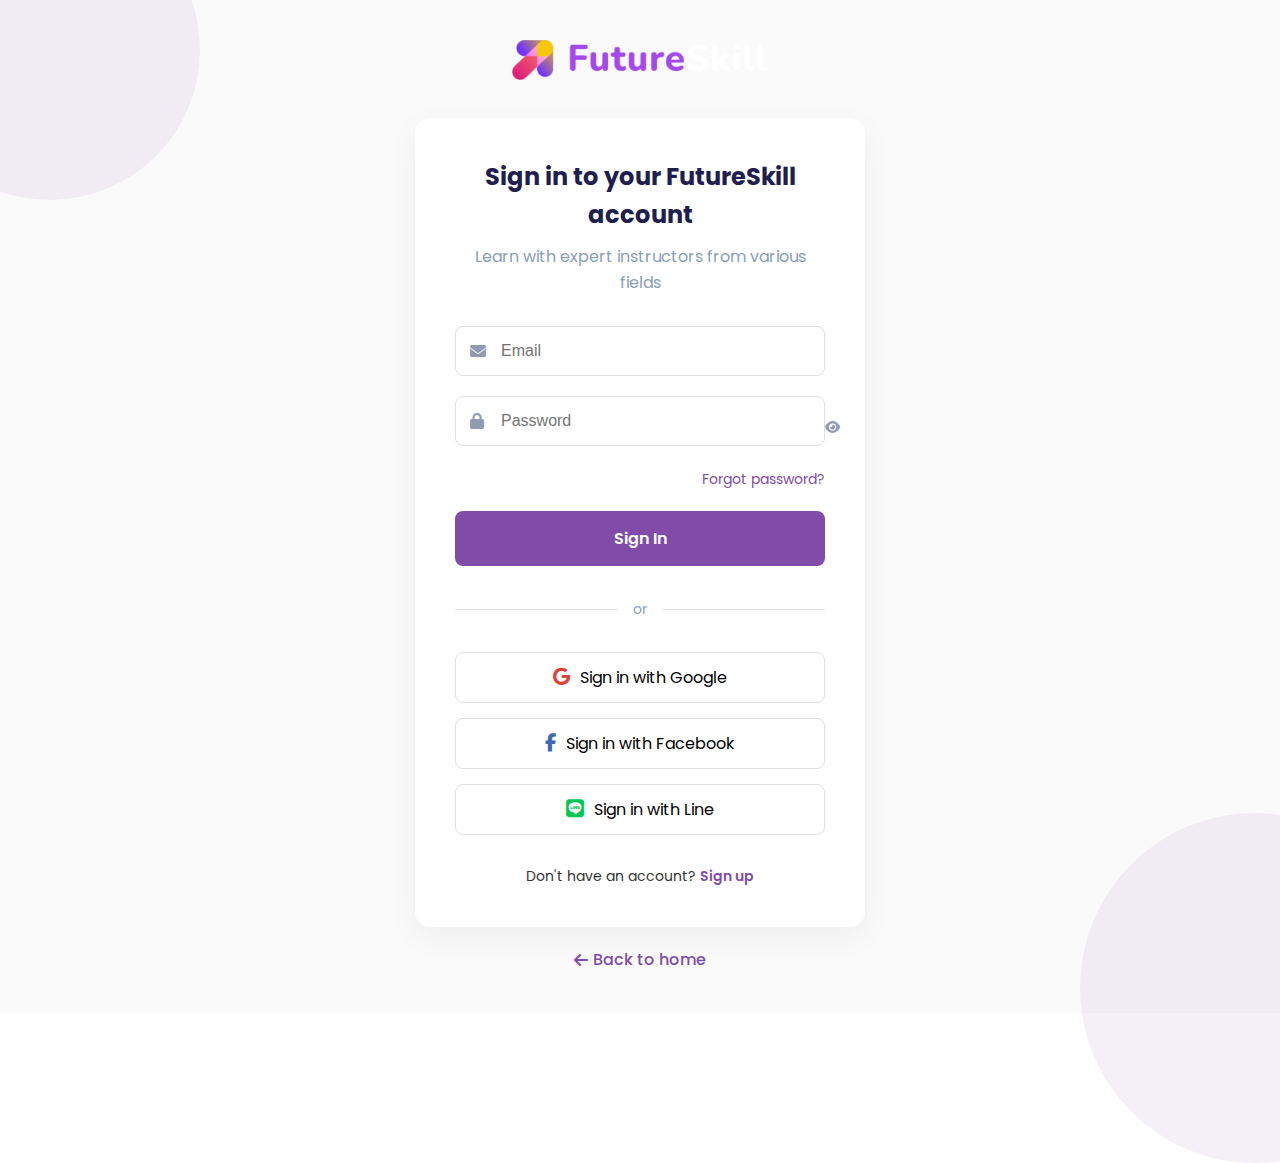
<file: login.html>
<!DOCTYPE html>
<html lang="en">
<head>
    <meta charset="UTF-8">
    <meta name="viewport" content="width=device-width, initial-scale=1.0">
    <meta name="description" content="Sign in to your FutureSkill account to access your courses, certificates, and continue your learning journey.">
    <title>Login - FutureSkill</title>
    <link rel="icon" href="images/favicon.svg" type="image/svg+xml">
    <link rel="stylesheet" href="https://fonts.googleapis.com/css2?family=Poppins:wght@300;400;500;600;700&family=Sarabun:wght@300;400;500;600;700&display=swap">
    <link rel="stylesheet" href="https://cdnjs.cloudflare.com/ajax/libs/font-awesome/6.4.0/css/all.min.css">
    <link rel="stylesheet" href="css/styles.css">
    <link rel="stylesheet" href="css/auth.css">
</head>
<body>
    <div class="auth-container">
        <div class="auth-logo">
            <a href="index.html">
                <img src="images/logo.png" alt="FutureSkill Logo">
            </a>
        </div>

        <div class="auth-card">
            <h1>Sign in to your FutureSkill account</h1>
            <p class="auth-subtitle">Learn with expert instructors from various fields</p>

            <form class="auth-form">
                <div class="form-group">
                    <div class="input-icon">
                        <i class="fas fa-envelope"></i>
                        <input type="email" placeholder="Email" required>
                    </div>
                </div>

                <div class="form-group">
                    <div class="input-icon">
                        <i class="fas fa-lock"></i>
                        <input type="password" placeholder="Password" required>
                        <button type="button" class="password-toggle">
                            <i class="fas fa-eye"></i>
                        </button>
                    </div>
                </div>

                <div class="forgot-password">
                    <a href="#">Forgot password?</a>
                </div>

                <button type="submit" class="auth-button">Sign In</button>
            </form>

            <div class="auth-divider">
                <span>or</span>
            </div>

            <div class="social-login">
                <button class="social-btn google">
                    <i class="fab fa-google"></i>
                    <span>Sign in with Google</span>
                </button>
                <button class="social-btn facebook">
                    <i class="fab fa-facebook-f"></i>
                    <span>Sign in with Facebook</span>
                </button>
                <button class="social-btn line">
                    <i class="fab fa-line"></i>
                    <span>Sign in with Line</span>
                </button>
            </div>

            <div class="auth-footer">
                <p>Don't have an account? <a href="register.html">Sign up</a></p>
            </div>
        </div>

        <div class="back-to-home">
            <a href="index.html">
                <i class="fas fa-arrow-left"></i>
                <span>Back to home</span>
            </a>
        </div>
    </div>

    <script src="js/auth.js"></script>
</body>
</html>
</file>
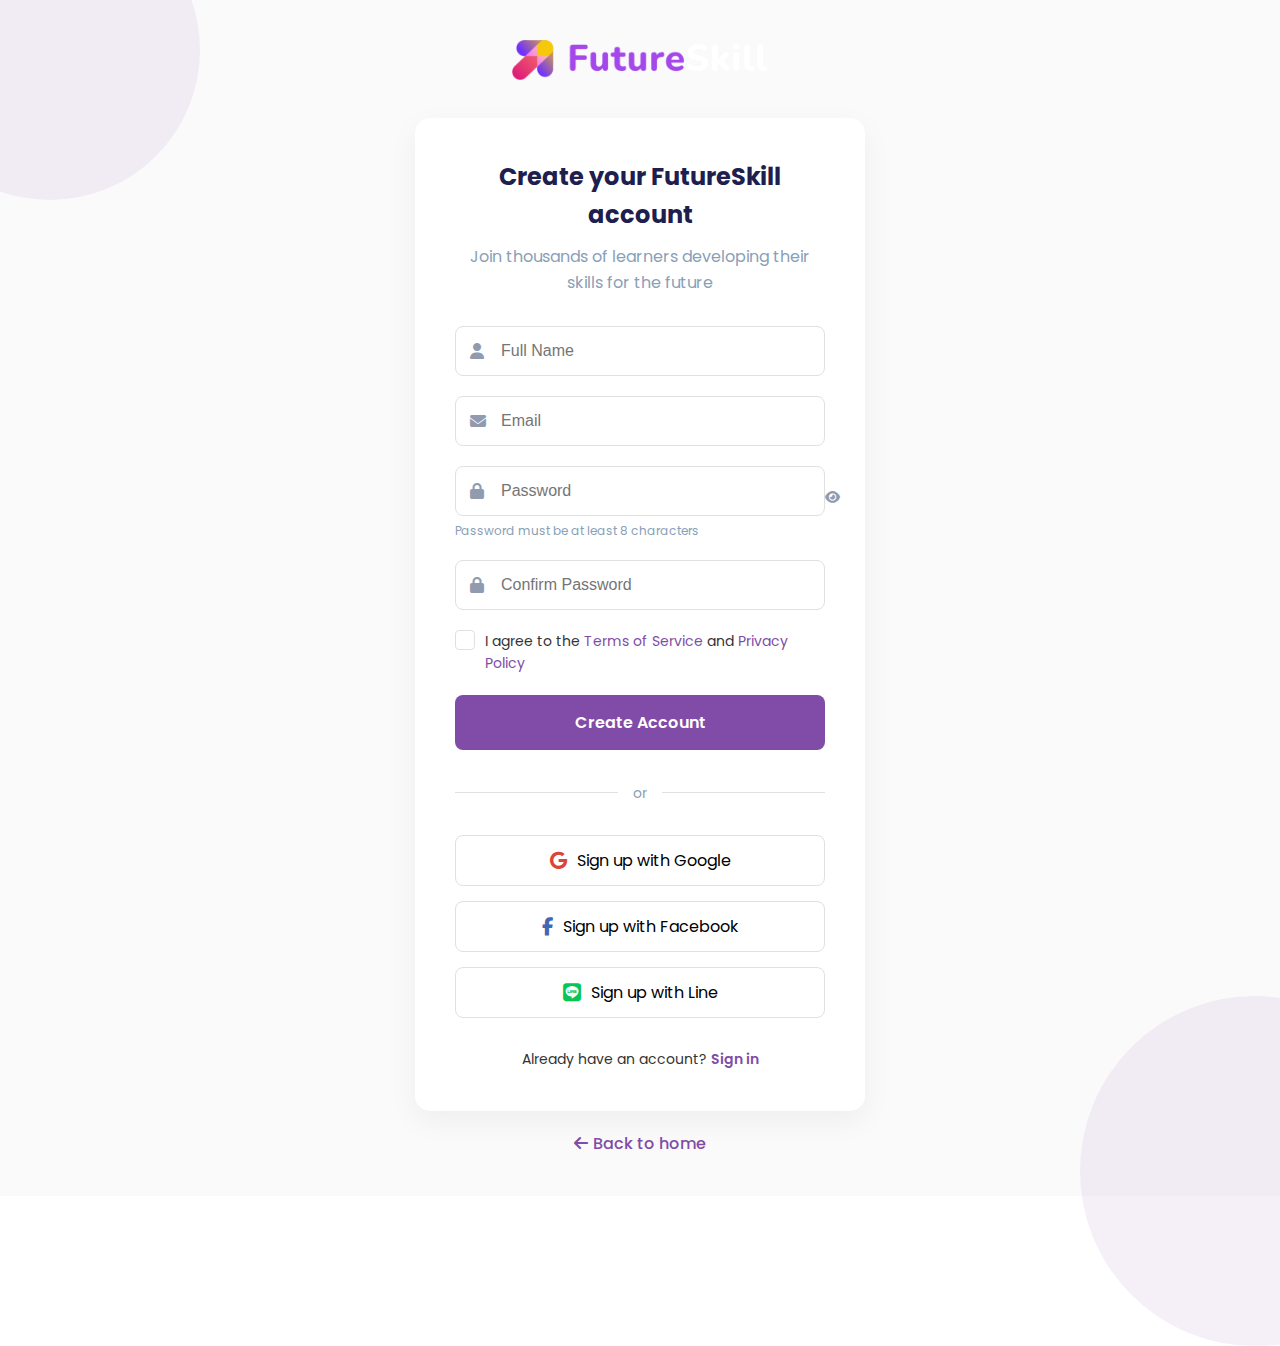
<file: register.html>
<!DOCTYPE html>
<html lang="en">
<head>
    <meta charset="UTF-8">
    <meta name="viewport" content="width=device-width, initial-scale=1.0">
    <meta name="description" content="Create your FutureSkill account to start learning new skills and advance your career with our online courses.">
    <title>Register - FutureSkill</title>
    <link rel="icon" href="images/favicon.svg" type="image/svg+xml">
    <link rel="stylesheet" href="https://fonts.googleapis.com/css2?family=Poppins:wght@300;400;500;600;700&family=Sarabun:wght@300;400;500;600;700&display=swap">
    <link rel="stylesheet" href="https://cdnjs.cloudflare.com/ajax/libs/font-awesome/6.4.0/css/all.min.css">
    <link rel="stylesheet" href="css/styles.css">
    <link rel="stylesheet" href="css/auth.css">
</head>
<body>
    <div class="auth-container">
        <div class="auth-logo">
            <a href="index.html">
                <img src="images/logo.png" alt="FutureSkill Logo">
            </a>
        </div>

        <div class="auth-card">
            <h1>Create your FutureSkill account</h1>
            <p class="auth-subtitle">Join thousands of learners developing their skills for the future</p>

            <form class="auth-form">
                <div class="form-group">
                    <div class="input-icon">
                        <i class="fas fa-user"></i>
                        <input type="text" placeholder="Full Name" required>
                    </div>
                </div>

                <div class="form-group">
                    <div class="input-icon">
                        <i class="fas fa-envelope"></i>
                        <input type="email" placeholder="Email" required>
                    </div>
                </div>

                <div class="form-group">
                    <div class="input-icon">
                        <i class="fas fa-lock"></i>
                        <input type="password" placeholder="Password" required>
                        <button type="button" class="password-toggle">
                            <i class="fas fa-eye"></i>
                        </button>
                    </div>
                    <div class="password-requirements">
                        <p>Password must be at least 8 characters</p>
                    </div>
                </div>

                <div class="form-group">
                    <div class="input-icon">
                        <i class="fas fa-lock"></i>
                        <input type="password" placeholder="Confirm Password" required>
                    </div>
                </div>

                <div class="form-group">
                    <label class="checkbox-container">
                        <input type="checkbox" required>
                        <span class="checkmark"></span>
                        <span class="checkbox-text">I agree to the <a href="#">Terms of Service</a> and <a href="#">Privacy Policy</a></span>
                    </label>
                </div>

                <button type="submit" class="auth-button">Create Account</button>
            </form>

            <div class="auth-divider">
                <span>or</span>
            </div>

            <div class="social-login">
                <button class="social-btn google">
                    <i class="fab fa-google"></i>
                    <span>Sign up with Google</span>
                </button>
                <button class="social-btn facebook">
                    <i class="fab fa-facebook-f"></i>
                    <span>Sign up with Facebook</span>
                </button>
                <button class="social-btn line">
                    <i class="fab fa-line"></i>
                    <span>Sign up with Line</span>
                </button>
            </div>

            <div class="auth-footer">
                <p>Already have an account? <a href="login.html">Sign in</a></p>
            </div>
        </div>

        <div class="back-to-home">
            <a href="index.html">
                <i class="fas fa-arrow-left"></i>
                <span>Back to home</span>
            </a>
        </div>
    </div>

    <script src="js/auth.js"></script>
</body>
</html>
</file>
<file: css/styles.css>
/* Global Styles */
:root {
    --primary-color: #1e1e4f;
    --secondary-color: #804ca7;
    --accent-color: #2bcb99;
    --light-color: #f9f9fa;
    --text-color: #333;
    --light-text: #89a0b7;
    --border-color: rgba(0, 0, 0, 0.1);
    --card-shadow: 0 0 20px rgba(0, 0, 0, 0.05);
    --purple-light: #c59fda;
    --gold: #cfab4a;
    --transition: all 0.3s ease;
}

* {
    margin: 0;
    padding: 0;
    box-sizing: border-box;
}

body {
    font-family: 'Poppins', Arial, sans-serif;
    font-size: 16px;
    line-height: 1.6;
    color: var(--text-color);
    background-color: #fff;
}

.container {
    width: 100%;
    max-width: 1200px;
    margin: 0 auto;
    padding: 0 15px;
}

a {
    text-decoration: none;
    color: inherit;
}

ul {
    list-style: none;
}

img {
    max-width: 100%;
    height: auto;
}

button {
    cursor: pointer;
    font-family: inherit;
}

section {
    padding: 60px 0;
}

.section-header {
    display: flex;
    justify-content: space-between;
    align-items: center;
    margin-bottom: 30px;
}

.section-header h2 {
    font-size: 28px;
    font-weight: 600;
    color: var(--primary-color);
}

.view-all a {
    color: var(--secondary-color);
    font-weight: 500;
    display: flex;
    align-items: center;
}

.view-all a i {
    margin-left: 5px;
}

/* Header Styles */
.header {
    background-color: white;
    box-shadow: 0 2px 10px rgba(0, 0, 0, 0.05);
    position: sticky;
    top: 0;
    width: 100%;
    z-index: 1000;
    padding: 15px 0;
}

.header-wrapper {
    display: flex;
    align-items: center;
    justify-content: space-between;
}

.logo img {
    height: 30px;
}

.main-nav ul {
    display: flex;
}

.main-nav ul li {
    margin-right: 25px;
}

.main-nav ul li a {
    font-weight: 500;
    transition: var(--transition);
    color: var(--primary-color);
}

.main-nav ul li a:hover {
    color: var(--secondary-color);
}

.header-actions {
    display: flex;
    align-items: center;
}

.search-box {
    display: flex;
    align-items: center;
    background-color: var(--light-color);
    border-radius: 8px;
    padding: 5px 10px;
    margin-right: 15px;
}

.search-box input {
    background: transparent;
    border: none;
    outline: none;
    font-size: 14px;
    padding: 5px;
    width: 150px;
}

.search-btn {
    background: transparent;
    border: none;
    color: var(--light-text);
}

.cart-icon, .language-switch {
    margin-right: 15px;
    color: var(--primary-color);
}

.auth-buttons {
    display: flex;
}

.login-btn, .register-btn {
    padding: 8px 20px;
    border-radius: 5px;
    font-weight: 500;
    transition: var(--transition);
}

.login-btn {
    background-color: transparent;
    border: 1px solid var(--secondary-color);
    color: var(--secondary-color);
    margin-right: 10px;
}

.register-btn {
    background-color: var(--secondary-color);
    border: 1px solid var(--secondary-color);
    color: white;
}

.login-btn:hover, .register-btn:hover {
    background-color: var(--primary-color);
    border-color: var(--primary-color);
    color: white;
}

.mobile-menu-toggle {
    display: none;
    color: var(--primary-color);
    font-size: 24px;
}

/* Mobile Menu Styles */
.mobile-menu-toggle.active i::before {
    content: "\f00d"; /* Font Awesome's times icon */
}

@media (max-width: 992px) {
    .main-nav {
        display: none;
        position: absolute;
        top: 70px;
        left: 0;
        right: 0;
        background-color: white;
        box-shadow: 0 5px 10px rgba(0, 0, 0, 0.1);
        padding: 20px;
        z-index: 999;
    }

    .main-nav.active {
        display: block;
    }

    .main-nav ul {
        flex-direction: column;
    }

    .main-nav ul li {
        margin-right: 0;
        margin-bottom: 15px;
    }

    .header-actions {
        display: none;
        position: absolute;
        top: 140px;
        left: 0;
        right: 0;
        flex-direction: column;
        background-color: white;
        padding: 0 20px 20px;
        box-shadow: 0 5px 10px rgba(0, 0, 0, 0.1);
        z-index: 999;
    }

    .header-actions.active {
        display: flex;
    }

    .search-box {
        width: 100%;
        margin-right: 0;
        margin-bottom: 15px;
    }

    .search-box input {
        width: 100%;
    }

    .cart-icon, .language-switch {
        margin-bottom: 15px;
    }

    .auth-buttons {
        width: 100%;
    }

    .login-btn, .register-btn {
        flex: 1;
    }
}

/* Hero Section */
.hero-section {
    position: relative;
    background-color: #13134b;
    color: white;
    overflow: hidden;
}

.hero-slider {
    position: relative;
}

.slide {
    display: none;
    padding: 50px 0;
}

.slide.active {
    display: block;
}

.slide-content {
    display: flex;
    align-items: center;
    justify-content: space-between;
}

.slide-text {
    flex: 1;
    padding-right: 50px;
}

.slide-image {
    flex: 1;
}

.slide-image img {
    border-radius: 10px;
    box-shadow: 0 10px 30px rgba(0, 0, 0, 0.3);
}

.tag {
    display: inline-block;
    background-color: var(--accent-color);
    color: white;
    font-size: 12px;
    font-weight: 600;
    padding: 5px 10px;
    border-radius: 20px;
    margin-bottom: 20px;
}

.slide-text h1 {
    font-size: 40px;
    font-weight: 600;
    margin-bottom: 20px;
    line-height: 1.2;
}

.slide-text p {
    font-size: 18px;
    margin-bottom: 30px;
    opacity: 0.9;
}

.cta-button {
    background-color: var(--secondary-color);
    color: white;
    border: none;
    padding: 12px 25px;
    font-size: 16px;
    font-weight: 500;
    border-radius: 8px;
    transition: var(--transition);
}

.cta-button:hover {
    background-color: #6a3d91;
    transform: translateY(-2px);
}

.slider-dots {
    display: flex;
    justify-content: center;
    margin-top: 30px;
}

.dot {
    width: 10px;
    height: 10px;
    background-color: rgba(255, 255, 255, 0.3);
    border-radius: 50%;
    margin: 0 5px;
    cursor: pointer;
    transition: var(--transition);
}

.dot.active {
    background-color: white;
    width: 20px;
    border-radius: 10px;
}

.slider-arrows {
    position: absolute;
    top: 50%;
    width: 100%;
    transform: translateY(-50%);
    display: flex;
    justify-content: space-between;
    padding: 0 20px;
}

.arrow {
    width: 40px;
    height: 40px;
    border-radius: 50%;
    background-color: rgba(255, 255, 255, 0.2);
    border: none;
    color: white;
    display: flex;
    align-items: center;
    justify-content: center;
    transition: var(--transition);
}

.arrow:hover {
    background-color: white;
    color: var(--primary-color);
}

/* Features Section */
.features-section {
    background-color: var(--light-color);
}

.features-grid {
    display: flex;
    justify-content: center;
    gap: 30px;
}

.feature-card {
    display: flex;
    align-items: center;
    background-color: white;
    border-radius: 10px;
    padding: 20px;
    box-shadow: var(--card-shadow);
    transition: var(--transition);
    width: 45%;
}

.feature-card:hover {
    transform: translateY(-5px);
    box-shadow: 0 15px 30px rgba(0, 0, 0, 0.1);
}

.feature-icon {
    margin-right: 20px;
}

.feature-icon img {
    width: 50px;
    height: 50px;
}

.feature-text h3 {
    color: var(--primary-color);
    font-size: 18px;
    font-weight: 600;
    margin-bottom: 5px;
}

.feature-text p {
    color: var(--light-text);
    font-size: 14px;
}

/* Courses Section */
.course-filters {
    display: flex;
    flex-wrap: wrap;
    margin-bottom: 30px;
}

.filter-btn {
    background-color: transparent;
    border: 1px solid var(--border-color);
    padding: 8px 15px;
    margin-right: 10px;
    margin-bottom: 10px;
    border-radius: 5px;
    font-size: 14px;
    transition: var(--transition);
}

.filter-btn.active, .filter-btn:hover {
    background-color: var(--secondary-color);
    color: white;
    border-color: var(--secondary-color);
}

.courses-grid {
    display: grid;
    grid-template-columns: repeat(4, 1fr);
    gap: 20px;
    margin-bottom: 30px;
}

.course-card {
    background-color: white;
    border-radius: 10px;
    overflow: hidden;
    box-shadow: var(--card-shadow);
    transition: var(--transition);
}

.course-card:hover {
    transform: translateY(-5px);
    box-shadow: 0 15px 30px rgba(0, 0, 0, 0.1);
}

.course-thumb {
    position: relative;
    height: 160px;
    overflow: hidden;
}

.course-thumb img {
    width: 100%;
    height: 100%;
    object-fit: cover;
    transition: var(--transition);
}

.course-card:hover .course-thumb img {
    transform: scale(1.05);
}

.course-category {
    position: absolute;
    left: 10px;
    top: 10px;
    background-color: rgba(0, 0, 0, 0.7);
    color: white;
    font-size: 12px;
    padding: 4px 10px;
    border-radius: 20px;
}

.course-content {
    padding: 20px;
}

.course-title {
    font-size: 16px;
    font-weight: 600;
    margin-bottom: 15px;
    color: var(--primary-color);
    line-height: 1.4;
    height: 45px;
    overflow: hidden;
    display: -webkit-box;
    -webkit-line-clamp: 2;
    -webkit-box-orient: vertical;
}

.course-meta {
    margin-bottom: 15px;
}

.instructor {
    display: flex;
    align-items: center;
    margin-bottom: 10px;
}

.instructor img {
    width: 30px;
    height: 30px;
    border-radius: 50%;
    margin-right: 10px;
}

.instructor span {
    font-size: 14px;
    color: var(--light-text);
}

.stats {
    display: flex;
    font-size: 13px;
    color: var(--light-text);
}

.stats span {
    margin-right: 15px;
    display: flex;
    align-items: center;
}

.stats i {
    margin-right: 5px;
}

.course-price {
    display: flex;
    align-items: center;
    margin-bottom: 15px;
}

.price {
    color: var(--primary-color);
    font-weight: 600;
    font-size: 18px;
    margin-right: 10px;
}

.original-price {
    text-decoration: line-through;
    color: var(--light-text);
    font-size: 14px;
}

.add-to-cart-btn {
    width: 100%;
    background-color: var(--secondary-color);
    color: white;
    border: none;
    padding: 10px;
    border-radius: 5px;
    font-weight: 500;
    transition: var(--transition);
}

.add-to-cart-btn:hover {
    background-color: var(--primary-color);
}

.slider-controls {
    display: flex;
    justify-content: space-between;
    align-items: center;
}

.page-indicator {
    font-size: 14px;
    color: var(--light-text);
}

.controls {
    display: flex;
}

.control-btn {
    width: 40px;
    height: 40px;
    border-radius: 50%;
    background-color: var(--light-color);
    border: none;
    color: var(--primary-color);
    display: flex;
    align-items: center;
    justify-content: center;
    margin-left: 10px;
    transition: var(--transition);
}

.control-btn:hover {
    background-color: var(--secondary-color);
    color: white;
}

/* Assessment Section */
.assessment-section {
    background-color: #f3f0f7;
}

.assessment-content {
    display: flex;
    align-items: center;
}

.assessment-image {
    flex: 1;
    padding-right: 50px;
}

.assessment-text {
    flex: 1;
}

.assessment-text h2 {
    font-size: 28px;
    color: var(--primary-color);
    margin-bottom: 20px;
}

.assessment-text p {
    color: var(--light-text);
    margin-bottom: 25px;
}

.assessment-features {
    margin-bottom: 30px;
}

.assessment-features li {
    margin-bottom: 12px;
    display: flex;
    align-items: center;
}

.assessment-features i {
    color: var(--accent-color);
    margin-right: 10px;
}

.assessment-btn {
    background-color: var(--secondary-color);
    color: white;
    border: none;
    padding: 12px 25px;
    font-size: 16px;
    font-weight: 500;
    border-radius: 8px;
    transition: var(--transition);
}

.assessment-btn:hover {
    background-color: var(--primary-color);
}

/* Learning Paths Section */
.learning-paths-grid {
    display: grid;
    grid-template-columns: repeat(3, 1fr);
    gap: 20px;
    margin-bottom: 30px;
}

.path-card {
    background-color: white;
    border-radius: 10px;
    padding: 25px;
    box-shadow: var(--card-shadow);
    transition: var(--transition);
    border-left: 4px solid var(--secondary-color);
}

.path-card:hover {
    transform: translateY(-5px);
    box-shadow: 0 15px 30px rgba(0, 0, 0, 0.1);
}

.path-card h3 {
    font-size: 18px;
    font-weight: 600;
    color: var(--primary-color);
    margin-bottom: 15px;
    line-height: 1.4;
}

.path-details {
    display: flex;
    justify-content: space-between;
    color: var(--light-text);
    font-size: 14px;
}

.path-details span {
    display: flex;
    align-items: center;
}

.path-details i {
    margin-right: 5px;
}

/* Upcoming Courses Section */
.upcoming-courses-section {
    background-color: #f3f0f7;
}

.upcoming-courses-grid {
    display: grid;
    grid-template-columns: repeat(2, 1fr);
    gap: 20px;
    margin-bottom: 30px;
}

.upcoming-course-card {
    background-color: white;
    border-radius: 10px;
    padding: 25px;
    box-shadow: var(--card-shadow);
    transition: var(--transition);
    display: flex;
    flex-direction: column;
    justify-content: space-between;
}

.upcoming-course-card:hover {
    transform: translateY(-5px);
    box-shadow: 0 15px 30px rgba(0, 0, 0, 0.1);
}

.course-info h3 {
    font-size: 18px;
    font-weight: 600;
    color: var(--primary-color);
    margin-bottom: 10px;
}

.course-info p {
    color: var(--light-text);
    margin-bottom: 20px;
}

.instructor-info {
    display: flex;
    align-items: center;
}

.instructor-info img {
    width: 40px;
    height: 40px;
    border-radius: 50%;
    margin-right: 15px;
}

.instructor-info span {
    color: var(--light-text);
    font-size: 14px;
}

/* Trusted By Section */
.trusted-by-section {
    text-align: center;
}

.trusted-by-section h2 {
    font-size: 28px;
    color: var(--primary-color);
    margin-bottom: 40px;
}

.logos-grid {
    display: flex;
    justify-content: center;
    align-items: center;
    flex-wrap: wrap;
    gap: 50px;
}

.logo-item img {
    height: 40px;
    filter: grayscale(100%);
    opacity: 0.7;
    transition: var(--transition);
}

.logo-item:hover img {
    filter: grayscale(0);
    opacity: 1;
}

/* Testimonials Section */
.testimonials-section {
    background-color: #f3f0f7;
    text-align: center;
}

.testimonials-section h2 {
    font-size: 28px;
    color: var(--primary-color);
    margin-bottom: 20px;
}

.rating {
    display: flex;
    align-items: center;
    justify-content: center;
    margin-bottom: 30px;
}

.rating-score {
    font-size: 36px;
    font-weight: 700;
    color: var(--primary-color);
    margin-right: 15px;
}

.stars {
    color: #ffc107;
}

.testimonial-card {
    max-width: 600px;
    margin: 0 auto 40px;
    background-color: white;
    padding: 30px;
    border-radius: 10px;
    box-shadow: var(--card-shadow);
}

.testimonial-text {
    font-size: 18px;
    font-style: italic;
    color: var(--primary-color);
    line-height: 1.6;
}

.stats-grid {
    display: grid;
    grid-template-columns: repeat(4, 1fr);
    gap: 20px;
}

.stat-card {
    background-color: white;
    padding: 20px;
    border-radius: 10px;
    box-shadow: var(--card-shadow);
}

.stat-card h3 {
    font-size: 24px;
    font-weight: 700;
    color: var(--secondary-color);
    margin-bottom: 5px;
}

.stat-card p {
    color: var(--light-text);
    font-size: 14px;
}

/* Footer Section */
.footer {
    background-color: var(--primary-color);
    color: white;
    padding: 60px 0 30px;
}

.footer-top {
    display: flex;
    justify-content: space-between;
    align-items: center;
    margin-bottom: 40px;
    padding-bottom: 20px;
    border-bottom: 1px solid rgba(255, 255, 255, 0.1);
}

.footer-logo img {
    height: 30px;
}

.social-links {
    display: flex;
}

.social-link {
    width: 36px;
    height: 36px;
    background-color: rgba(255, 255, 255, 0.1);
    border-radius: 50%;
    display: flex;
    align-items: center;
    justify-content: center;
    margin-left: 10px;
    transition: var(--transition);
}

.social-link:hover {
    background-color: var(--secondary-color);
}

.footer-content {
    display: grid;
    grid-template-columns: repeat(3, 1fr);
    gap: 30px;
    margin-bottom: 40px;
}

.footer-column h4 {
    font-size: 18px;
    font-weight: 600;
    margin-bottom: 20px;
}

.footer-column ul li {
    margin-bottom: 12px;
}

.footer-column ul li a {
    color: rgba(255, 255, 255, 0.7);
    transition: var(--transition);
}

.footer-column ul li a:hover {
    color: white;
}

.app-buttons {
    display: flex;
    flex-direction: column;
    margin-bottom: 20px;
}

.app-btn {
    display: flex;
    align-items: center;
    background-color: rgba(255, 255, 255, 0.1);
    border-radius: 8px;
    padding: 10px 15px;
    margin-bottom: 10px;
    transition: var(--transition);
}

.app-btn:hover {
    background-color: rgba(255, 255, 255, 0.2);
}

.app-btn i {
    font-size: 24px;
    margin-right: 10px;
}

.line-btn {
    display: flex;
    align-items: center;
    justify-content: center;
    background-color: #06c755;
    color: white;
    padding: 10px;
    border-radius: 8px;
    transition: var(--transition);
}

.line-btn:hover {
    background-color: #05a847;
}

.line-btn i {
    margin-right: 10px;
}

.footer-bottom {
    display: flex;
    justify-content: space-between;
    padding-top: 20px;
    border-top: 1px solid rgba(255, 255, 255, 0.1);
    font-size: 14px;
}

.footer-bottom p {
    color: rgba(255, 255, 255, 0.7);
}

.footer-links a {
    color: rgba(255, 255, 255, 0.7);
    margin-left: 20px;
    transition: var(--transition);
}

.footer-links a:hover {
    color: white;
}

/* Responsive Styles */
@media (max-width: 1200px) {
    .courses-grid {
        grid-template-columns: repeat(3, 1fr);
    }
}

@media (max-width: 992px) {
    .mobile-menu-toggle {
        display: block;
    }

    .slide-content {
        flex-direction: column;
    }

    .slide-text {
        padding-right: 0;
        margin-bottom: 30px;
        text-align: center;
    }

    .features-grid {
        flex-direction: column;
    }

    .feature-card {
        width: 100%;
    }

    .courses-grid {
        grid-template-columns: repeat(2, 1fr);
    }

    .assessment-content {
        flex-direction: column;
    }

    .assessment-image {
        padding-right: 0;
        margin-bottom: 30px;
    }

    .learning-paths-grid {
        grid-template-columns: repeat(2, 1fr);
    }

    .stats-grid {
        grid-template-columns: repeat(2, 1fr);
    }

    .footer-content {
        grid-template-columns: repeat(2, 1fr);
    }
}

@media (max-width: 576px) {
    section {
        padding: 40px 0;
    }

    .courses-grid, .learning-paths-grid, .upcoming-courses-grid {
        grid-template-columns: 1fr;
    }

    .footer-content {
        grid-template-columns: 1fr;
    }

    .footer-bottom {
        flex-direction: column;
        text-align: center;
    }

    .footer-links {
        margin-top: 15px;
    }

    .footer-links a {
        margin: 0 10px;
    }
}
</file>
<file: css/auth.css>
/* Authentication Pages Styles */

.auth-container {
    min-height: 100vh;
    background-color: #fbfafb;
    background-image: url('https://ext.same-assets.com/342032118/1835972323.png');
    background-size: cover;
    background-position: center;
    display: flex;
    flex-direction: column;
    align-items: center;
    justify-content: center;
    padding: 40px 20px;
    position: relative;
}

.auth-container::before {
    content: '';
    position: absolute;
    top: -100px;
    left: -100px;
    width: 300px;
    height: 300px;
    background-color: rgba(158, 111, 174, 0.1);
    border-radius: 50%;
    z-index: 0;
}

.auth-container::after {
    content: '';
    position: absolute;
    bottom: -150px;
    right: -150px;
    width: 350px;
    height: 350px;
    background-color: rgba(158, 111, 174, 0.1);
    border-radius: 50%;
    z-index: 0;
}

.auth-logo {
    margin-bottom: 30px;
    z-index: 1;
}

.auth-logo img {
    height: 40px;
}

.auth-card {
    background-color: white;
    border-radius: 15px;
    padding: 40px;
    width: 100%;
    max-width: 450px;
    box-shadow: 0 10px 30px rgba(0, 0, 0, 0.05);
    margin-bottom: 20px;
    z-index: 1;
}

.auth-card h1 {
    color: var(--primary-color);
    font-size: 24px;
    font-weight: 700;
    margin-bottom: 10px;
    text-align: center;
}

.auth-subtitle {
    color: var(--light-text);
    font-size: 16px;
    text-align: center;
    margin-bottom: 30px;
}

.auth-form {
    margin-bottom: 20px;
}

.form-group {
    margin-bottom: 20px;
}

.input-icon {
    position: relative;
    display: flex;
    align-items: center;
}

.input-icon i {
    position: absolute;
    left: 15px;
    color: #909BAF;
}

.input-icon input {
    width: 100%;
    padding: 15px 15px 15px 45px;
    border: 1px solid #e0e0e0;
    border-radius: 8px;
    font-size: 16px;
    transition: var(--transition);
}

.input-icon input:focus {
    outline: none;
    border-color: var(--secondary-color);
    box-shadow: 0 0 0 2px rgba(128, 76, 167, 0.1);
}

.password-toggle {
    position: absolute;
    right: 15px;
    background: none;
    border: none;
    color: #909BAF;
    cursor: pointer;
}

.password-requirements {
    margin-top: 5px;
    font-size: 12px;
    color: var(--light-text);
}

.checkbox-container {
    display: flex;
    align-items: center;
    position: relative;
    padding-left: 30px;
    cursor: pointer;
    user-select: none;
}

.checkbox-container input {
    position: absolute;
    opacity: 0;
    cursor: pointer;
    height: 0;
    width: 0;
}

.checkmark {
    position: absolute;
    top: 0;
    left: 0;
    height: 20px;
    width: 20px;
    background-color: #fff;
    border: 1px solid #e0e0e0;
    border-radius: 4px;
}

.checkbox-container:hover input ~ .checkmark {
    border-color: var(--secondary-color);
}

.checkbox-container input:checked ~ .checkmark {
    background-color: var(--secondary-color);
    border-color: var(--secondary-color);
}

.checkmark:after {
    content: "";
    position: absolute;
    display: none;
}

.checkbox-container input:checked ~ .checkmark:after {
    display: block;
}

.checkbox-container .checkmark:after {
    left: 7px;
    top: 3px;
    width: 5px;
    height: 10px;
    border: solid white;
    border-width: 0 2px 2px 0;
    transform: rotate(45deg);
}

.checkbox-text {
    font-size: 14px;
    color: var(--text-color);
}

.checkbox-text a {
    color: var(--secondary-color);
    text-decoration: none;
}

.checkbox-text a:hover {
    text-decoration: underline;
}

.forgot-password {
    text-align: right;
    margin-bottom: 20px;
}

.forgot-password a {
    color: var(--secondary-color);
    font-size: 14px;
    text-decoration: none;
}

.forgot-password a:hover {
    text-decoration: underline;
}

.auth-button {
    width: 100%;
    background-color: var(--secondary-color);
    color: white;
    border: none;
    border-radius: 8px;
    padding: 15px;
    font-size: 16px;
    font-weight: 600;
    cursor: pointer;
    transition: var(--transition);
}

.auth-button:hover {
    background-color: var(--primary-color);
}

.auth-divider {
    position: relative;
    text-align: center;
    margin: 30px 0;
}

.auth-divider::before {
    content: '';
    position: absolute;
    top: 50%;
    left: 0;
    right: 0;
    height: 1px;
    background-color: #e0e0e0;
}

.auth-divider span {
    position: relative;
    background-color: white;
    padding: 0 15px;
    color: var(--light-text);
    font-size: 14px;
}

.social-login {
    display: flex;
    flex-direction: column;
    gap: 15px;
    margin-bottom: 30px;
}

.social-btn {
    display: flex;
    align-items: center;
    justify-content: center;
    background-color: white;
    border: 1px solid #e0e0e0;
    border-radius: 8px;
    padding: 12px;
    font-size: 16px;
    cursor: pointer;
    transition: var(--transition);
}

.social-btn i {
    margin-right: 10px;
    font-size: 18px;
}

.social-btn.google i {
    color: #DB4437;
}

.social-btn.facebook i {
    color: #4267B2;
}

.social-btn.line i {
    color: #06C755;
}

.social-btn:hover {
    background-color: #f5f5f5;
}

.auth-footer {
    text-align: center;
    font-size: 14px;
    color: var(--text-color);
}

.auth-footer a {
    color: var(--secondary-color);
    font-weight: 600;
    text-decoration: none;
}

.auth-footer a:hover {
    text-decoration: underline;
}

.back-to-home {
    z-index: 1;
}

.back-to-home a {
    display: flex;
    align-items: center;
    color: var(--secondary-color);
    font-weight: 500;
    text-decoration: none;
    transition: var(--transition);
}

.back-to-home a i {
    margin-right: 5px;
}

.back-to-home a:hover {
    color: var(--primary-color);
}

/* Error and Success Messages */
.auth-message {
    padding: 12px;
    margin-bottom: 20px;
    border-radius: 8px;
    font-size: 14px;
    text-align: center;
    display: none;
}

.auth-message.error {
    background-color: #FFEBEE;
    color: #D32F2F;
    border: 1px solid #FFCDD2;
    display: block;
}

.auth-message.success {
    background-color: #E8F5E9;
    color: #388E3C;
    border: 1px solid #C8E6C9;
    display: block;
}

/* Responsive Styles */
@media (max-width: 576px) {
    .auth-card {
        padding: 30px 20px;
    }

    .auth-card h1 {
        font-size: 20px;
    }

    .auth-subtitle {
        font-size: 14px;
    }

    .input-icon input {
        padding: 12px 12px 12px 40px;
    }
}
</file>
